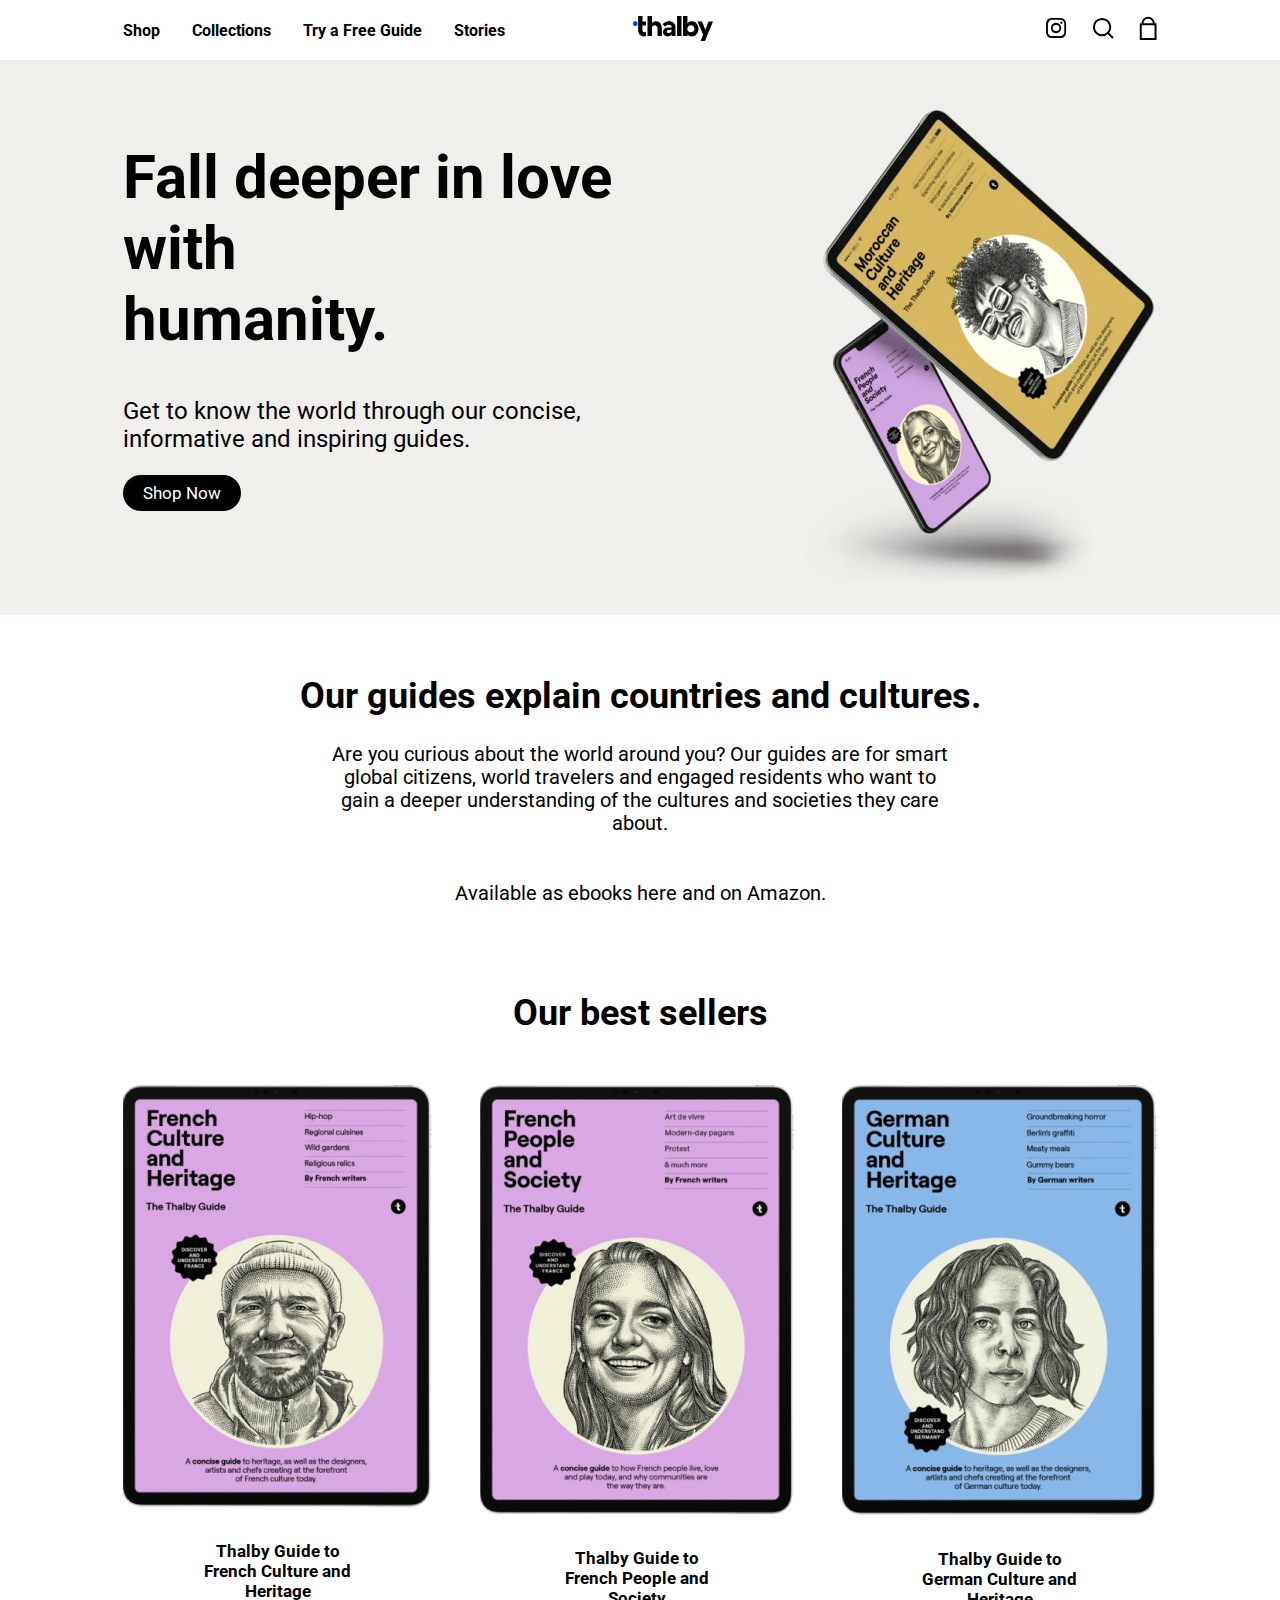
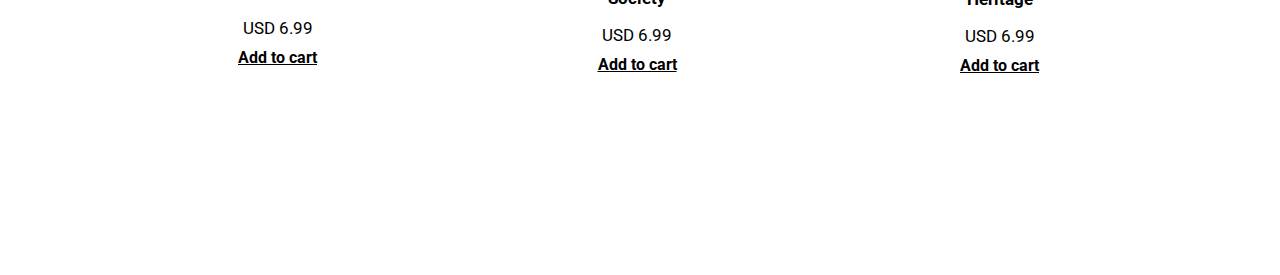
<file: index.html>
<!DOCTYPE html>
<html lang="en">
<head>
    <meta charset="UTF-8">
    <meta http-equiv="X-UA-Compatible" content="IE=edge">
    <meta name="viewport" content="width=device-width, initial-scale=1.0">
    <title>Document</title>
    <link rel="stylesheet" href="style.css">
    <link rel="stylesheet" href="reset.css">
    <script>
            window.addEventListener('DOMContentLoaded', () => {
            const div = document.querySelector('.left-side')
            const main = document.querySelector('main')
            main.style.opacity = 1;
            
        } )
    </script>
</head>
<body>

    <header class="header">
        <div class="container">
            <div class="header__wrapper">
                <div class="left-desc">
                    <nav class="nav">
                        <a href="#" class="nav__link">Shop</a>
                        <a href="#" class="nav__link">Collections</a>
                        <a href="#" class="nav__link">Try a Free Guide</a>
                        <a href="#" class="nav__link">Stories</a>
                    </nav>
                    <div class="header__logo">
                        <img src="./images/Rectangle.svg" alt="logo">
                    </div>
                </div>
                <div class="header__items">
                   <a href=""><img src="./images/ins.svg" alt="inst"></a> 
                   <a href=""><img src="./images/serch.svg" alt="inst"></a> 
                   <a href=""><img src="./images/shop.svg" alt="inst"></a> 
                </div>
            </div>
        </div>
    </header>

    <main class="intro">
        <div class="container">
            <div class="intro__wrapper">
                <div class="left-side">
                    <h1 class="intro__title">
                        Fall deeper in love with<br>
                        humanity.
                    </h1>
                    <p class="intro__description">
                        Get to know the world through our concise, informative and inspiring guides.
                    </p>
                    <a href="#" class="button" id="button">Shop Now</a>
                </div>
                <div class="right-side">
                    <img src="./images/intro-photo.png" alt="">
                </div>
            </div>
        </div>
    </main>

    <section class="about">
        <div class="container">
            <div class="about__wrapper">
                <div class="about__text">
                    <h1 class="about__title">Our guides explain countries and cultures.</h1>
                    <p class="about__desc">
                        Are you curious about the world around you? Our guides are for smart global citizens, world travelers and engaged residents who want to gain a deeper understanding of the cultures and societies they care about.
                    </p>
                    <p class="about__desc">Available as ebooks here and on Amazon.</p>
                </div>
                <div class="about__cards">
                    <h1 class="cards__text">Our best sellers</h1>
                    <div class="cards__wrapper">
                        <div class="card">
                            <img src="./images/card-1.jpg" alt="">
                            <p class="card__title">Thalby Guide to French Culture and Heritage</p>
                            <p class="card__prise">USD 6.99</p>
                            <a class="card__add" href="#">Add to cart</a>
                        </div>
    
                        <div class="card">
                            <img src="./images/card-2.png" alt="">
                            <p class="card__title">Thalby Guide to French People and Society</p>
                            <p class="card__prise">USD 6.99</p>
                            <a class="card__add" href="#">Add to cart</a>
                        </div>
    
                        <div class="card">
                            <img src="./images/card-3.png" alt="">
                            <p class="card__title">Thalby Guide to German Culture and Heritage</p>
                            <p class="card__prise">USD 6.99</p>
                            <a class="card__add" href="#">Add to cart</a>
                        </div>
                    </div>
                </div>
            </div>
        </div>
    </section>

    <script>
        //        window.addEventListener('DOMContentLoaded', () => {
        //     const div = document.querySelector('.left-side')
        //     const main = document.querySelector('main')
        //     main.style.opacity = 1;
        //     console.log(main)
        // } )


        // const btn = document.querySelector('.button');
        // const modal = document.querySelector('.modal-window') 
        // const button2 = document.querySelector('.bttt')
        // const button3 = document.querySelector('.bttt2') 
       
        
        // window.addEventListener('click', function(event){
            
        //     if(event.target.tagName == "HTML"){
        //         modal.classList.add('hidden')
        //     }
        // })

        // btn.addEventListener('click', function(event){
            
        //     modal.classList.toggle('hidden')
        // })

        // button2.addEventListener('click', function(){
            
        //     modal.classList.toggle('hidden')
        // })

        // function change(color) {
        //     document.body.style.background = color;
        // }
        // window.addEventListener("click",function() { change('red') });

        // button3.addEventListener('click', function(){
            
        // })
        

    </script>
</body>
</html>
</file>
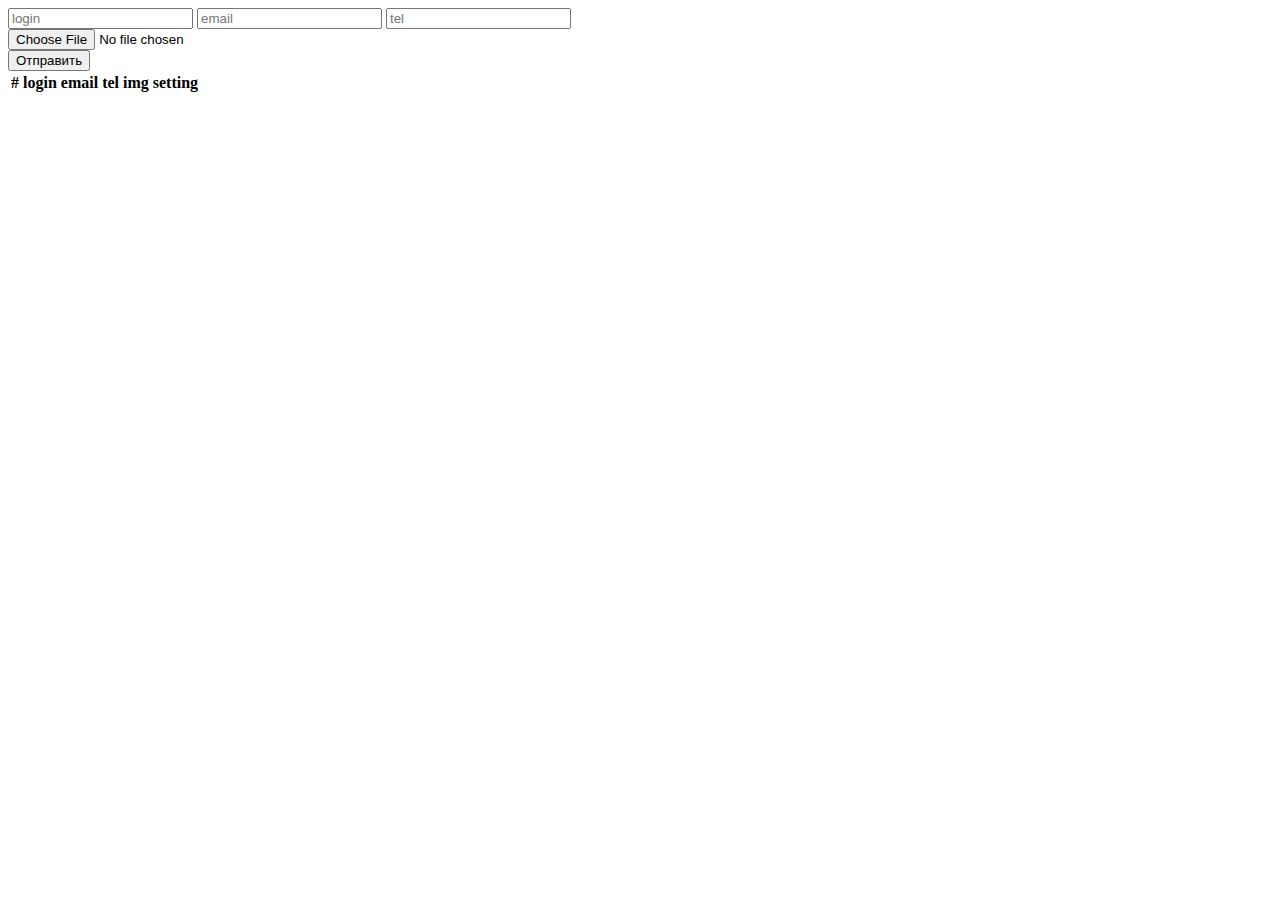
<file: main.html>
<!DOCTYPE html>
<html lang="en">
<head>
    <meta charset="UTF-8">
    <meta http-equiv="X-UA-Compatible" content="IE=edge">
    <meta name="viewport" content="width=device-width, initial-scale=1.0">
    <title>Document</title>
    <link href="https://cdn.jsdelivr.net/npm/bootstrap@5.3.0-alpha1/dist/css/bootstrap.min.css" rel="stylesheet" integrity="sha384-GLhlTQ8iRABdZLl6O3oVMWSktQOp6b7In1Zl3/Jr59b6EGGoI1aFkw7cmDA6j6gD" crossorigin="anonymous">
    </head>
<body>  
    <div class="container">
        <form id="form">
            <input type="login" class="form-control" id="login" placeholder="login">
            <input type="email" class="form-control" id="email" placeholder="email">
            <input type="tel" class="form-control" id="tel" placeholder="tel">
            <div class="mb-3">
              <input class="form-control" type="file" id="formFile">
            </div>
            <button type="submit" class="btn btn-primary">Отправить</button>
        </form>
        <table class="table">
            <thead>
              <tr>
                <th scope="col">#</th>
                <th scope="col">login</th>
                <th scope="col">email</th>
                <th scope="col">tel</th>
                <th scope="col">img</th>
                <th scope="col">setting</th>
              </tr>
            </thead>
            <tbody id="tbody">
              <tr>

              </tr>
              <tr>
 
              </tr>
              <tr>
                
              </tr>
            </tbody>
          </table>
       
    </div> 
        <script src="3.js"></script>

    
</body>
</html>
</file>
<file: style.css>
@import url('https://fonts.googleapis.com/css2?family=Roboto:wght@400;700&display=swap');

.container {
    width: 1064px;
    margin: 0 auto;
    padding-left: 15px;
    padding-right: 15px;
}

/* header start */

.header__wrapper {
    height: 60px;
    display: flex;
    justify-content: space-between;
    align-items: center;
}


.nav__link {
    color: black;
    text-decoration: none;
    font-weight: 700;
    margin-right: 28px;
}
.left-desc {display: flex; align-items: center;}
.nav {margin-right: 100px;}

.header__items {
    display: flex;
    align-items: center;
    gap: 25px;
}

/* intro */
.intro__wrapper{
    padding-bottom: 30px;
    display: flex;
    align-items: center;
    justify-content: space-between;
}

.intro {
    background-color: #F0EFEB;
}

.intro__title {
    font-size: 60px;
    font-weight: 700;
    margin-bottom: 42px;   
}
.intro__description {
    margin-bottom: 30px;
    font-size: 24px;
}
.button {
    border-radius: 100px;
    font-weight: 400;
    font-size: 17px;
    line-height: 20px;  
    color: #FFFFFF;
    background-color: black;
    text-decoration: none;
    padding: 8px 20px;
}

.left-side {
    max-width: 511px;
}


/* about */

.about__wrapper {
    margin-top: 60px;
    margin-bottom: 200px;
}
.about__text{text-align: center; margin-bottom: 87px;}

.about__title {
    font-weight: 700;
    font-size: 36px;
    line-height: 42px;
    text-align: center;
    margin-bottom: 26px;
}
.about__desc{
    width: 632px;
    margin: 0 auto;
    margin-bottom: 47px;
    font-weight: 400;
    font-size: 20px;
    line-height: 23px;
}

.cards__wrapper {
    justify-content: space-between;
    display: flex;
}

.cards__text {
    text-align: center;
    margin-bottom: 51px;
    font-size: 36px;
    font-weight: 700;
}

.card__title {
    padding: 30px 0px 17px 0px;
    font-size: 17px;
    font-weight: 700;
    max-width: 156px;
    margin: 0 auto;
}
.card__prise{
    font-size: 17px;
    font-weight: 400;
    margin-bottom: 10px;
}
.card {
  text-align: center;
 
}
.card__add {
    font-weight: 700;
    color: black;
}
</file>
